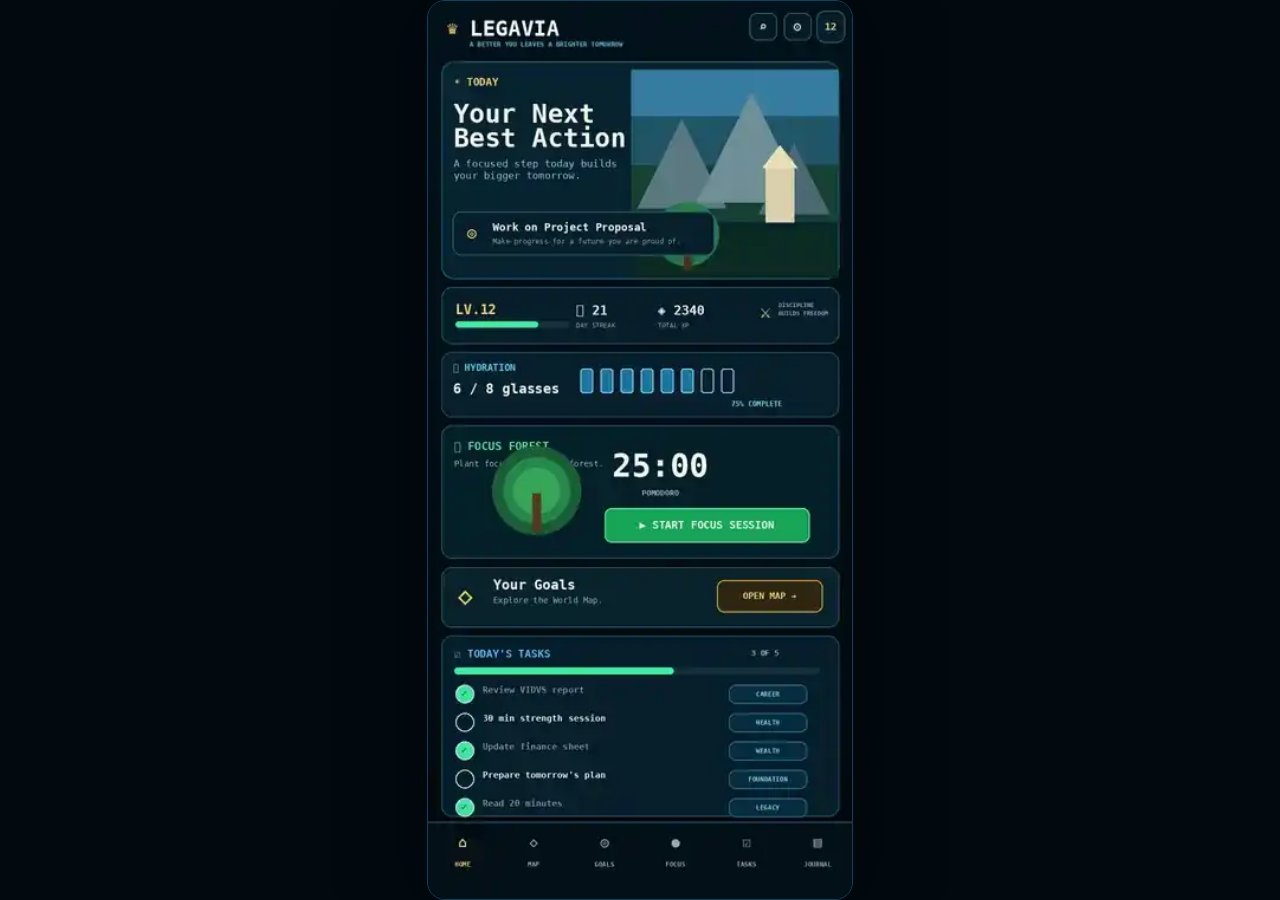
<file: index.html>
<!doctype html>
<html lang="en">
<head>
  <meta charset="utf-8" />
  <meta name="viewport" content="width=device-width, initial-scale=1, viewport-fit=cover" />
  <meta name="theme-color" content="#020a10" />
  <title>LEGAVIA — Home</title>
  <link rel="preload" as="image" href="./assets/screens/home.webp?v=20261005.2" />
  <link rel="stylesheet" href="./image-ui.css" />
</head>
<body>
  <main class="screen-shell" aria-label="LEGAVIA Home">
    <img class="screen-img" src="./assets/screens/home.webp?v=20261005.2" alt="LEGAVIA fantasy productivity dashboard" />

    <button class="hit home-search" type="button" data-search><span class="hit-label">Search</span></button>
    <button class="hit home-settings" type="button" data-settings><span class="hit-label">Settings</span></button>
    <button class="hit home-profile" type="button" data-profile><span class="hit-label">Profile</span></button>
    <button class="hit home-next" type="button" data-next><span class="hit-label">Open next best action</span></button>
    <button class="hit home-hydration" type="button" data-water><span class="hit-label">Log one glass of water</span></button>
    <a class="hit home-focus" href="./focus"><span class="hit-label">Open Focus Forest</span></a>
    <a class="hit home-focus-start" href="./focus"><span class="hit-label">Start focus session</span></a>
    <a class="hit home-map-open" href="./goals-map"><span class="hit-label">Open World Map</span></a>
    <button class="hit home-task-add" type="button" data-add-task><span class="hit-label">Register new task</span></button>

    <button class="hit home-task-1" type="button" data-task-row="0"><span class="hit-label">Toggle task one</span></button>
    <button class="hit home-task-2" type="button" data-task-row="1"><span class="hit-label">Toggle task two</span></button>
    <button class="hit home-task-3" type="button" data-task-row="2"><span class="hit-label">Toggle task three</span></button>
    <button class="hit home-task-4" type="button" data-task-row="3"><span class="hit-label">Toggle task four</span></button>
    <button class="hit home-task-5" type="button" data-task-row="4"><span class="hit-label">Toggle task five</span></button>

    <a class="hit nav-home" href="./"><span class="hit-label">Home</span></a>
    <a class="hit nav-map" href="./goals-map"><span class="hit-label">World Map</span></a>
    <a class="hit nav-goals" href="./island?phase=career"><span class="hit-label">Goals</span></a>
    <a class="hit nav-focus" href="./focus"><span class="hit-label">Focus</span></a>
    <button class="hit nav-tasks" type="button" data-add-task><span class="hit-label">Tasks</span></button>
    <button class="hit nav-journal" type="button" data-journal><span class="hit-label">Journal</span></button>

    <dialog class="ui-sheet" id="taskDialog" aria-labelledby="taskDialogTitle">
      <div class="sheet-head">
        <div><p>REGISTER QUEST</p><h2 id="taskDialogTitle">New Task</h2></div>
        <form method="dialog"><button class="sheet-close" value="close" aria-label="Close">×</button></form>
      </div>
      <div class="sheet-body">
        <form class="sheet-form" id="taskForm">
          <label>Task title<input id="taskTitle" required maxlength="90" placeholder="What moves the quest forward?" /></label>
          <label>Island<select id="taskPhase"></select></label>
          <label>Goal horizon<select id="taskHorizon"><option value="short">Short-term</option><option value="mid">Mid-term</option><option value="long">Long-term</option></select></label>
          <label>Goal<select id="taskGoal"></select></label>
          <label>Estimated focus<select id="taskFocus"><option value="25">25 min</option><option value="50">50 min</option><option value="90">90 min</option></select></label>
          <button class="sheet-cta" type="submit">＋ Register New Task</button>
        </form>
      </div>
    </dialog>

    <dialog class="ui-sheet" id="genericDialog" aria-labelledby="genericTitle">
      <div class="sheet-head">
        <div><p>LEGAVIA</p><h2 id="genericTitle">Details</h2></div>
        <form method="dialog"><button class="sheet-close" value="close" aria-label="Close">×</button></form>
      </div>
      <div class="sheet-body" data-generic-body></div>
    </dialog>
  </main>
  <div class="toast" data-toast hidden></div>
  <script src="./geek-state.js"></script>
  <script src="./image-home.js"></script>
</body>
</html>
</file>
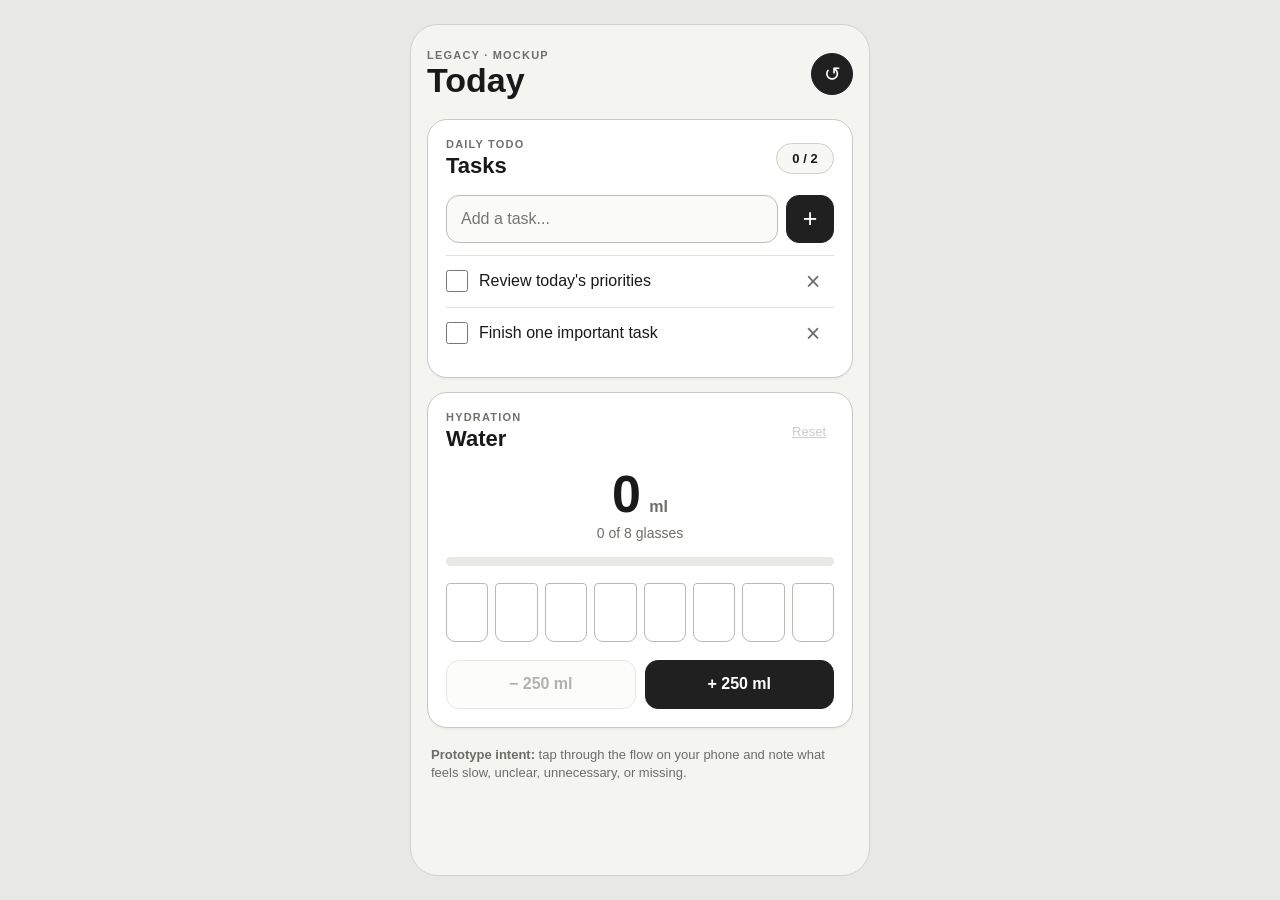
<file: archive/today-v0.1/index.html>
<!doctype html>
<html lang="en">
<head>
  <meta charset="utf-8" />
  <meta name="viewport" content="width=device-width, initial-scale=1, viewport-fit=cover" />
  <meta name="theme-color" content="#f4f4f1" />
  <title>LEGACY Mockup — Today</title>
  <link rel="stylesheet" href="styles.css" />
</head>
<body>
  <main class="app-shell">
    <header class="topbar">
      <div>
        <p class="eyebrow">LEGACY · MOCKUP</p>
        <h1>Today</h1>
      </div>
      <button id="resetAllButton" class="icon-button" type="button" aria-label="Reset mockup data" title="Reset mockup data">↺</button>
    </header>

    <section class="card" aria-labelledby="todo-title">
      <div class="section-heading">
        <div>
          <p class="eyebrow">DAILY TODO</p>
          <h2 id="todo-title">Tasks</h2>
        </div>
        <span id="taskSummary" class="pill">0 / 0</span>
      </div>

      <form id="todoForm" class="todo-form">
        <input
          id="todoInput"
          name="todo"
          type="text"
          inputmode="text"
          autocomplete="off"
          maxlength="80"
          placeholder="Add a task..."
          aria-label="New task"
          required
        />
        <button class="primary-button" type="submit" aria-label="Add task">+</button>
      </form>

      <ul id="todoList" class="todo-list" aria-live="polite"></ul>
      <p id="todoEmpty" class="empty-state">No tasks yet. Add the first thing you want to get done.</p>
    </section>

    <section class="card water-card" aria-labelledby="water-title">
      <div class="section-heading">
        <div>
          <p class="eyebrow">HYDRATION</p>
          <h2 id="water-title">Water</h2>
        </div>
        <button id="waterResetButton" class="text-button" type="button">Reset</button>
      </div>

      <div class="water-progress" aria-label="Water progress">
        <div class="water-value">
          <strong id="waterAmount">0</strong>
          <span>ml</span>
        </div>
        <p><span id="waterGlasses">0</span> of <span id="waterGoalGlasses">8</span> glasses</p>
        <div class="progress-track" aria-hidden="true">
          <div id="progressFill" class="progress-fill"></div>
        </div>
      </div>

      <div id="glassGrid" class="glass-grid" aria-label="Daily glasses"></div>

      <div class="water-actions">
        <button id="removeWaterButton" class="secondary-button" type="button">− 250 ml</button>
        <button id="addWaterButton" class="primary-action" type="button">+ 250 ml</button>
      </div>
    </section>

    <section class="feedback-note">
      <p><strong>Prototype intent:</strong> tap through the flow on your phone and note what feels slow, unclear, unnecessary, or missing.</p>
    </section>
  </main>

  <template id="todoItemTemplate">
    <li class="todo-item">
      <label class="todo-main">
        <input class="todo-checkbox" type="checkbox" />
        <span class="todo-label"></span>
      </label>
      <button class="delete-button" type="button" aria-label="Delete task">×</button>
    </li>
  </template>

  <script src="app.js"></script>
</body>
</html>
</file>
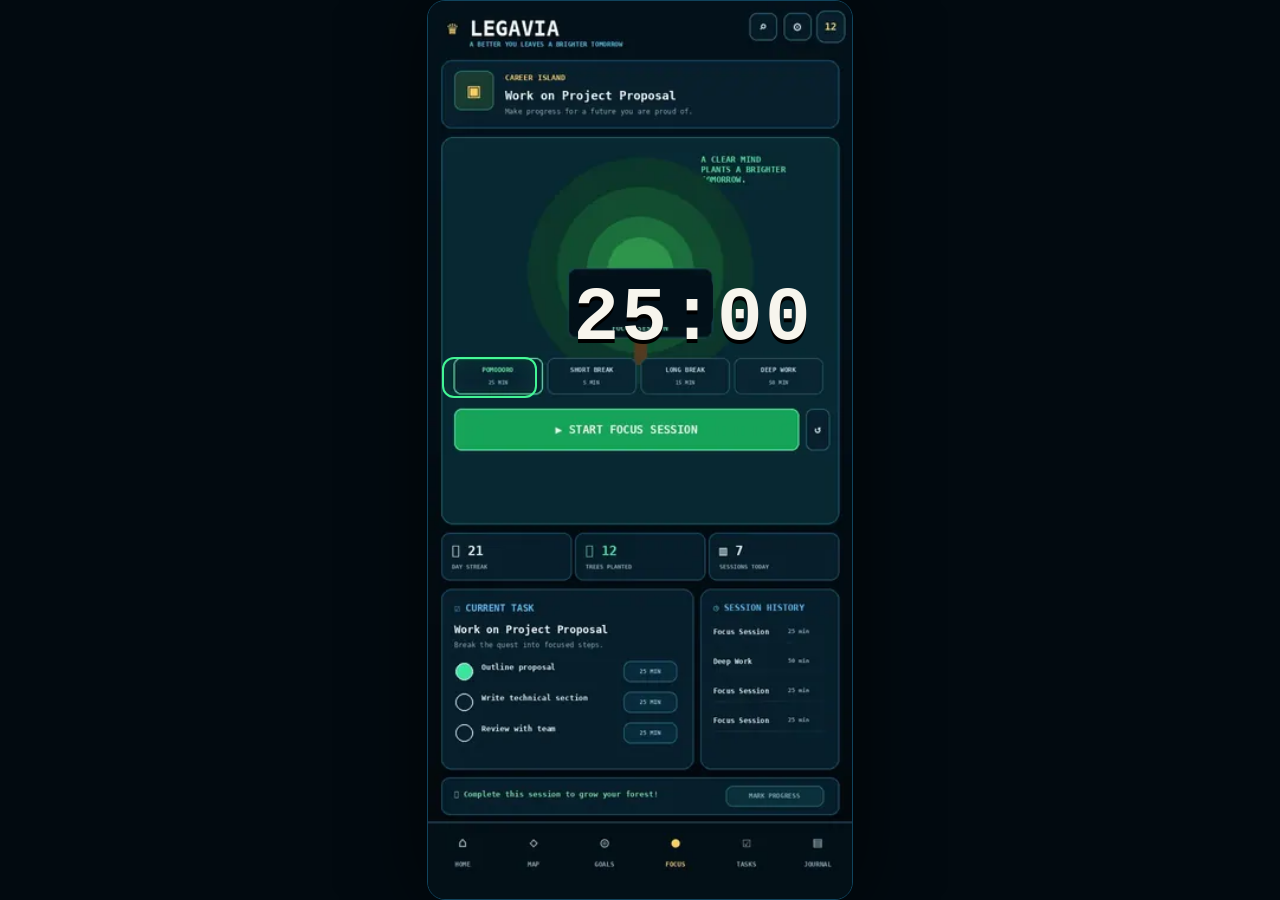
<file: focus.html>
<!doctype html>
<html lang="en">
<head>
  <meta charset="utf-8" />
  <meta name="viewport" content="width=device-width, initial-scale=1, viewport-fit=cover" />
  <meta name="theme-color" content="#020a10" />
  <title>LEGAVIA — Focus Forest</title>
  <link rel="preload" as="image" href="./assets/screens/focus.webp?v=20261005.2" />
  <link rel="stylesheet" href="./image-ui.css" />
</head>
<body>
  <main class="screen-shell" aria-label="LEGAVIA Focus Forest">
    <img class="screen-img" src="./assets/screens/focus.webp?v=20261005.2" alt="LEGAVIA Focus Forest with Pomodoro timer, glowing tree, session stats and current task" />

    <button class="hit focus-search" type="button" data-search><span class="hit-label">Search</span></button>
    <button class="hit focus-settings" type="button" data-settings><span class="hit-label">Focus settings</span></button>
    <button class="hit focus-profile" type="button" data-profile><span class="hit-label">Explorer profile</span></button>

    <div class="focus-timer-overlay" data-timer aria-live="polite">25:00</div>

    <button class="hit focus-mode-pomodoro focus-mode-selected" type="button" data-mode="pomodoro" data-minutes="25"><span class="hit-label">Pomodoro 25 minutes</span></button>
    <button class="hit focus-mode-short" type="button" data-mode="short" data-minutes="5"><span class="hit-label">Short Break 5 minutes</span></button>
    <button class="hit focus-mode-long" type="button" data-mode="long" data-minutes="15"><span class="hit-label">Long Break 15 minutes</span></button>
    <button class="hit focus-mode-custom" type="button" data-mode="custom" data-minutes="50"><span class="hit-label">Deep Work 50 minutes</span></button>
    <button class="hit focus-start" type="button" data-start><span class="hit-label">Start or pause focus session</span></button>
    <button class="hit focus-reset" type="button" data-reset><span class="hit-label">Reset timer</span></button>

    <button class="hit focus-current-task" type="button" data-current-task><span class="hit-label">Open current task and choose task</span></button>
    <button class="hit focus-history" type="button" data-history><span class="hit-label">Open session history</span></button>
    <button class="hit focus-mark" type="button" data-mark><span class="hit-label">Mark current task progress after a completed focus session</span></button>

    <a class="hit focus-nav-home" href="./"><span class="hit-label">Home</span></a>
    <a class="hit focus-nav-map" href="./goals-map"><span class="hit-label">World Map</span></a>
    <a class="hit focus-nav-goals" href="./island?phase=career"><span class="hit-label">Goals</span></a>
    <a class="hit focus-nav-focus" href="./focus"><span class="hit-label">Focus</span></a>
    <button class="hit focus-nav-tasks" type="button" data-current-task><span class="hit-label">Tasks</span></button>
    <button class="hit focus-nav-journal" type="button" data-journal><span class="hit-label">Journal</span></button>

    <dialog class="ui-sheet" id="genericDialog" aria-labelledby="genericTitle">
      <div class="sheet-head">
        <div><p>FOCUS FOREST</p><h2 id="genericTitle">Details</h2></div>
        <form method="dialog"><button class="sheet-close" value="close" aria-label="Close">×</button></form>
      </div>
      <div class="sheet-body" data-generic-body></div>
    </dialog>
  </main>

  <div class="toast" data-toast hidden></div>
  <script src="./geek-state.js"></script>
  <script src="./image-focus.js"></script>
</body>
</html>
</file>
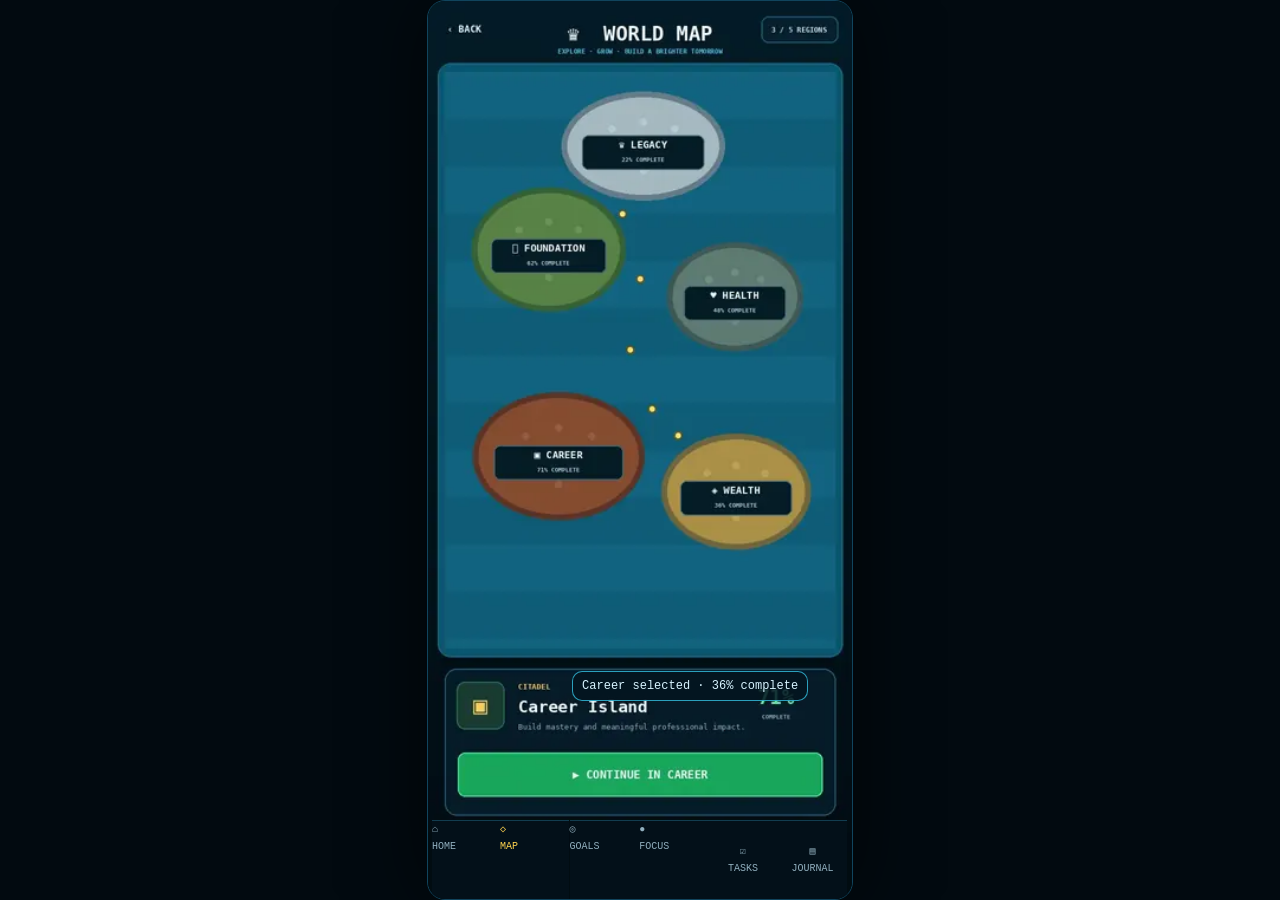
<file: goals-map.html>
<!doctype html>
<html lang="en">
<head>
  <meta charset="utf-8" />
  <meta name="viewport" content="width=device-width, initial-scale=1, viewport-fit=cover" />
  <meta name="theme-color" content="#020a10" />
  <title>LEGAVIA — World Map</title>
  <link rel="preload" as="image" href="./assets/screens/world-map.webp?v=20261005.2" />
  <link rel="stylesheet" href="./image-ui.css" />
</head>
<body>
  <main class="screen-shell map-shell" aria-label="LEGAVIA World Map">
    <img class="screen-img map-base" src="./assets/screens/world-map.webp?v=20261005.2" alt="LEGAVIA fantasy world map" />

    <a class="hit map-back" href="./"><span class="hit-label">Back to Home</span></a>

    <div class="map-crop" data-map-crop aria-label="Interactive world map">
      <div class="map-transform" data-map-transform>
        <button class="map-hit map-foundation" type="button" data-phase="foundation" aria-label="Foundation Island"></button>
        <button class="map-hit map-health" type="button" data-phase="health" aria-label="Health Island"></button>
        <button class="map-hit map-career" type="button" data-phase="career" aria-label="Career Island"></button>
        <button class="map-hit map-wealth" type="button" data-phase="wealth" aria-label="Wealth Island"></button>
        <button class="map-hit map-legacy" type="button" data-phase="legacy" aria-label="Legacy Island"></button>
      </div>
    </div>

    <button class="hit map-reset-view" type="button" data-reset-map><span class="hit-label">Reset map view</span></button>
    <button class="hit map-continue" type="button" data-continue><span class="hit-label">Continue in selected island</span></button>

    <a class="hit map-home-nav" href="./"><span class="hit-label">Home</span></a>
    <a class="hit map-map-nav" href="./goals-map"><span class="hit-label">World Map</span></a>
    <a class="hit map-goals-nav" href="./island?phase=career"><span class="hit-label">Goals</span></a>
    <a class="hit map-focus-nav" href="./focus"><span class="hit-label">Focus</span></a>
    <button class="hit map-tasks-nav" type="button" data-tasks><span class="hit-label">Tasks</span></button>
    <button class="hit map-journal-nav" type="button" data-journal><span class="hit-label">Journal</span></button>

    <div class="hotspot-feedback" data-map-feedback style="left:34%;bottom:22%">Foundation selected</div>

    <dialog class="ui-sheet" id="genericDialog" aria-labelledby="genericTitle">
      <div class="sheet-head"><div><p>WORLD MAP</p><h2 id="genericTitle">Island</h2></div>
        <form method="dialog"><button class="sheet-close" value="close" aria-label="Close">×</button></form></div>
      <div class="sheet-body" data-generic-body></div>
    </dialog>
  </main>
  <div class="toast" data-toast hidden></div>
  <script src="./geek-state.js"></script>
  <script src="./image-map.js"></script>
</body>
</html>
</file>
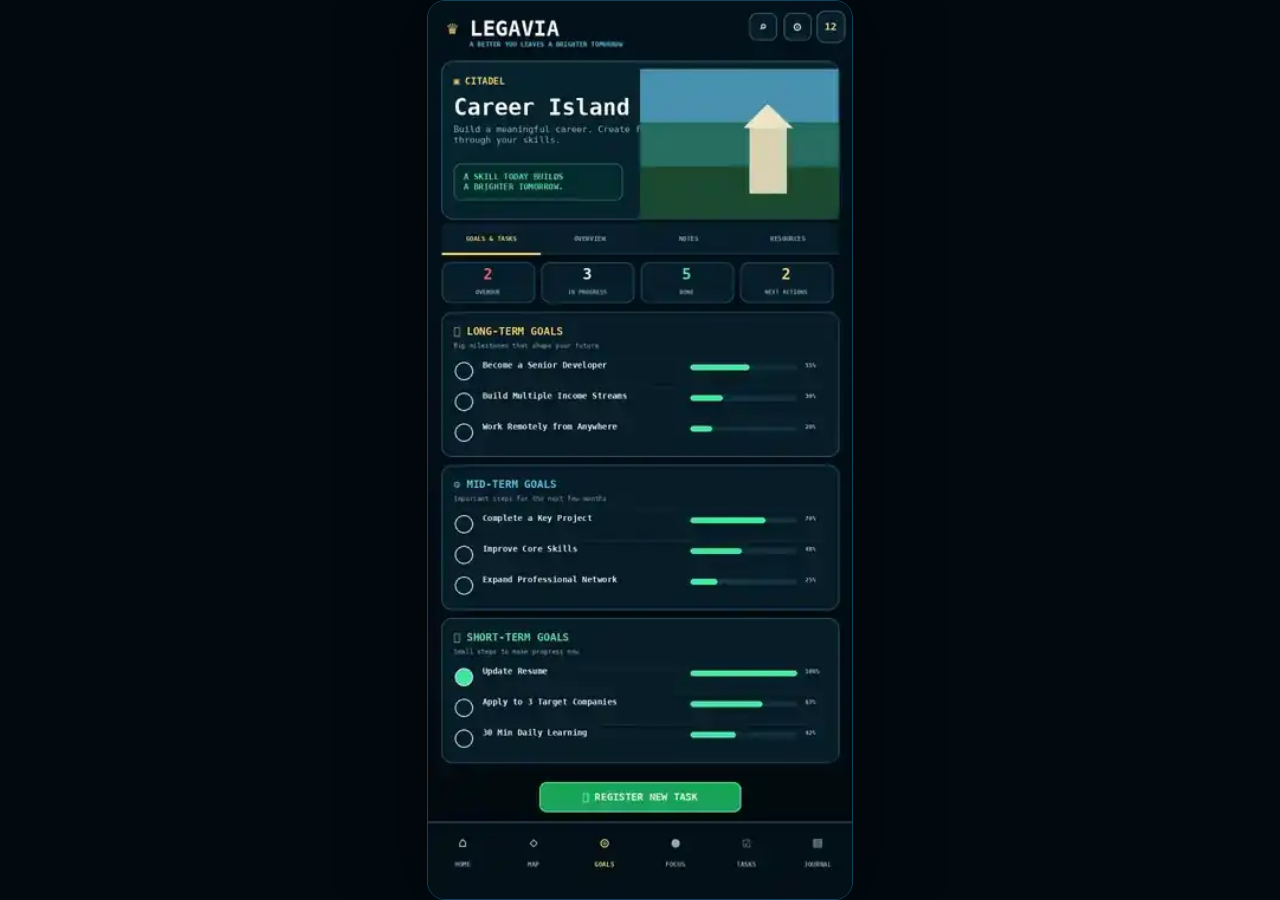
<file: island.html>
<!doctype html>
<html lang="en">
<head>
  <meta charset="utf-8" />
  <meta name="viewport" content="width=device-width, initial-scale=1, viewport-fit=cover" />
  <meta name="theme-color" content="#020a10" />
  <title>LEGAVIA — Career Island</title>
  <link rel="preload" as="image" href="./assets/screens/island-career.webp?v=20261005.2" />
  <link rel="stylesheet" href="./image-ui.css" />
</head>
<body>
  <main class="screen-shell" aria-label="LEGAVIA Career Island Goals">
    <img class="screen-img" src="./assets/screens/island-career.webp?v=20261005.2" alt="Career Island goals dashboard with long, mid and short term goals" />

    <a class="hit island-back" href="./goals-map"><span class="hit-label">Back to World Map</span></a>

    <button class="hit island-tab-goals" type="button" data-tab="goals"><span class="hit-label">Goals and Tasks</span></button>
    <button class="hit island-tab-overview" type="button" data-tab="overview"><span class="hit-label">Overview</span></button>
    <button class="hit island-tab-notes" type="button" data-tab="notes"><span class="hit-label">Notes</span></button>
    <button class="hit island-tab-resources" type="button" data-tab="resources"><span class="hit-label">Resources</span></button>

    <button class="hit island-long-1" type="button" data-goal="c-l1"><span class="hit-label">Become a Senior Developer</span></button>
    <button class="hit island-long-2" type="button" data-goal="c-l2"><span class="hit-label">Build Multiple Income Streams</span></button>
    <button class="hit island-long-3" type="button" data-goal="c-l3"><span class="hit-label">Work Remotely from Anywhere</span></button>
    <button class="hit island-mid-1" type="button" data-goal="c-m1"><span class="hit-label">Complete a Key Project</span></button>
    <button class="hit island-mid-2" type="button" data-goal="c-m2"><span class="hit-label">Improve Core Skills</span></button>
    <button class="hit island-mid-subtasks" type="button" data-focus-goal="c-m2"><span class="hit-label">Open Improve Core Skills in Focus</span></button>
    <button class="hit island-add-goal" type="button" data-add-goal="c-m2"><span class="hit-label">Add Task to Improve Core Skills</span></button>
    <button class="hit island-short-1" type="button" data-goal="c-s1"><span class="hit-label">Update Resume</span></button>
    <button class="hit island-short-2" type="button" data-goal="c-s2"><span class="hit-label">Apply to 3 Target Companies</span></button>
    <button class="hit island-short-3" type="button" data-goal="c-s3"><span class="hit-label">Dedicate 30 Min Daily to Learning</span></button>
    <button class="hit island-register" type="button" data-register><span class="hit-label">Register New Task</span></button>

    <a class="hit island-nav-home" href="./"><span class="hit-label">Home</span></a>
    <a class="hit island-nav-map" href="./goals-map"><span class="hit-label">World Map</span></a>
    <a class="hit island-nav-goals" href="./island?phase=career"><span class="hit-label">Goals</span></a>
    <a class="hit island-nav-focus" href="./focus"><span class="hit-label">Focus</span></a>
    <button class="hit island-nav-tasks" type="button" data-register><span class="hit-label">Tasks</span></button>
    <button class="hit island-nav-journal" type="button" data-tab="notes"><span class="hit-label">Journal</span></button>

    <dialog class="ui-sheet" id="taskDialog" aria-labelledby="taskTitleHeading">
      <div class="sheet-head"><div><p>CAREER ISLAND</p><h2 id="taskTitleHeading">Add Task to Goal</h2></div>
        <form method="dialog"><button class="sheet-close" value="close" aria-label="Close">×</button></form></div>
      <div class="sheet-body">
        <form class="sheet-form" id="taskForm">
          <label>Task title<input id="taskTitle" required maxlength="90" placeholder="Next actionable step" /></label>
          <label>Goal horizon<select id="taskHorizon"><option value="long">Long-term</option><option value="mid">Mid-term</option><option value="short">Short-term</option></select></label>
          <label>Goal<select id="taskGoal"></select></label>
          <label>Estimated focus<select id="taskFocus"><option value="25">25 min</option><option value="50">50 min</option><option value="90">90 min</option></select></label>
          <button class="sheet-cta" type="submit">＋ Add Task to This Goal</button>
        </form>
      </div>
    </dialog>

    <dialog class="ui-sheet" id="genericDialog" aria-labelledby="genericTitle">
      <div class="sheet-head"><div><p>CAREER ISLAND</p><h2 id="genericTitle">Details</h2></div>
        <form method="dialog"><button class="sheet-close" value="close" aria-label="Close">×</button></form></div>
      <div class="sheet-body" data-generic-body></div>
    </dialog>
  </main>
  <div class="toast" data-toast hidden></div>
  <script src="./geek-state.js"></script>
  <script src="./image-island.js"></script>
</body>
</html>
</file>
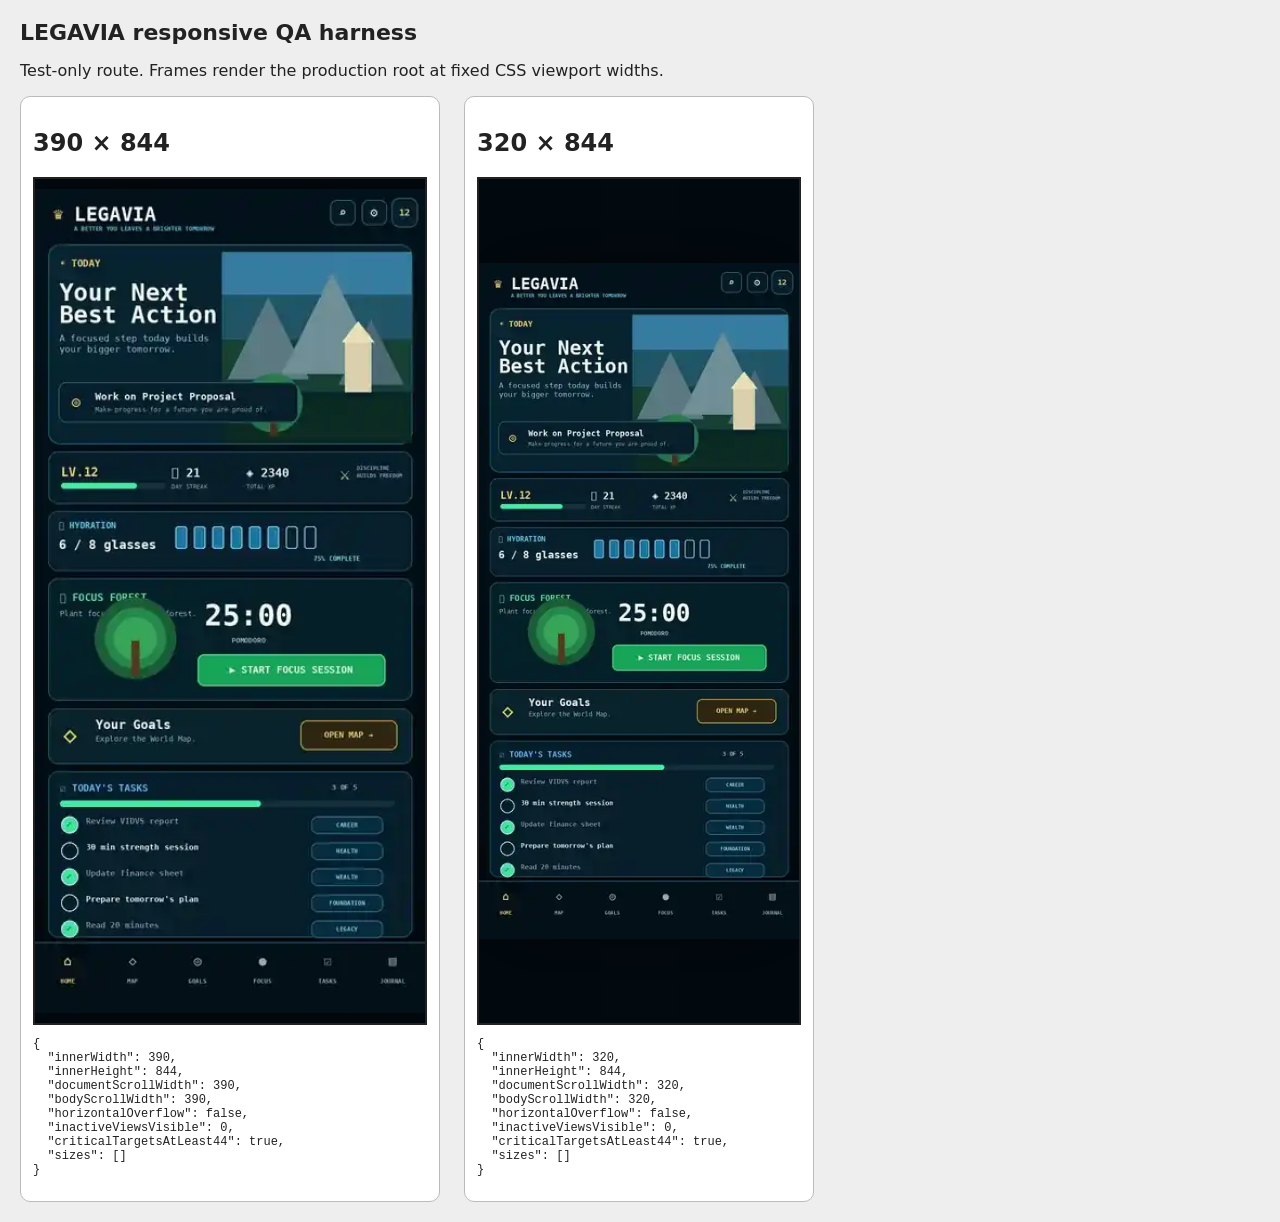
<file: qa-responsive.html>
<!doctype html>
<html lang="en">
<head>
<meta charset="utf-8">
<meta name="viewport" content="width=device-width, initial-scale=1">
<title>LEGAVIA Responsive QA Harness</title>
<style>
body{font-family:system-ui,sans-serif;margin:20px;background:#eee;color:#222}
h1{font-size:22px}.grid{display:flex;gap:24px;align-items:flex-start;flex-wrap:wrap}
.case{background:#fff;padding:12px;border:1px solid #bbb;border-radius:10px}
iframe{display:block;border:2px solid #222;background:#fff}
pre{max-width:390px;white-space:pre-wrap;font-size:12px}
</style>
</head>
<body>
<h1>LEGAVIA responsive QA harness</h1>
<p>Test-only route. Frames render the production root at fixed CSS viewport widths.</p>
<div class="grid">
  <section class="case"><h2>390 × 844</h2><iframe id="frame390" src="./index.html?qa=390" width="390" height="844"></iframe><pre id="result390">Loading…</pre></section>
  <section class="case"><h2>320 × 844</h2><iframe id="frame320" src="./index.html?qa=320" width="320" height="844"></iframe><pre id="result320">Loading…</pre></section>
</div>
<script>
function inspect(frame,result){
  const win=frame.contentWindow,doc=frame.contentDocument;
  const critical=[...doc.querySelectorAll("#searchButton,#quickAddButton,.tab,.check-button")].filter(el=>el.offsetParent!==null);
  const sizes=critical.map(el=>{const r=el.getBoundingClientRect();return {id:el.id||el.textContent.trim(),w:Math.round(r.width),h:Math.round(r.height)}});
  const payload={
    innerWidth:win.innerWidth,
    innerHeight:win.innerHeight,
    documentScrollWidth:doc.documentElement.scrollWidth,
    bodyScrollWidth:doc.body.scrollWidth,
    horizontalOverflow:doc.documentElement.scrollWidth>win.innerWidth||doc.body.scrollWidth>win.innerWidth,
    inactiveViewsVisible:[...doc.querySelectorAll(".view:not(.active)")].filter(v=>getComputedStyle(v).display!=="none").length,
    criticalTargetsAtLeast44:sizes.every(s=>s.w>=44&&s.h>=44),
    sizes
  };
  result.textContent=JSON.stringify(payload,null,2);
  result.dataset.ready="true";
  result.dataset.pass=String(!payload.horizontalOverflow&&payload.inactiveViewsVisible===0&&payload.criticalTargetsAtLeast44);
}
document.querySelectorAll("iframe").forEach(frame=>frame.addEventListener("load",()=>setTimeout(()=>inspect(frame,document.querySelector(frame.id==="frame390"?"#result390":"#result320")),250)));
</script>
</body>
</html>
</file>
<file: image-ui.css>
:root{
  color-scheme:dark;
  --ink:#06131c;
  --panel:#071c29;
  --panel2:#092838;
  --cyan:#29bde9;
  --line:#14729a;
  --gold:#ffd34f;
  --green:#32e98e;
  --muted:#9ab9cb;
  --text:#f5f7f7;
  font-family:ui-monospace,SFMono-Regular,Menlo,Consolas,"Liberation Mono",monospace;
}
*{box-sizing:border-box}
html,body{margin:0;min-height:100%;background:#020a10;color:var(--text)}
body{display:flex;justify-content:center;align-items:center;min-height:100dvh;overflow:hidden}
button,input,select,textarea{font:inherit}
button,a{-webkit-tap-highlight-color:transparent}
.screen-shell{
  position:relative;
  width:min(100vw,calc(100dvh * 720 / 1520),720px);
  aspect-ratio:720/1520;
  overflow:hidden;
  background:#02101a;
  box-shadow:0 0 80px rgba(0,0,0,.62);
}
.screen-img{position:absolute;inset:0;width:100%;height:100%;object-fit:cover;user-select:none;-webkit-user-drag:none;pointer-events:none}
.hit{position:absolute;z-index:20;border:0;background:transparent;color:transparent;cursor:pointer;border-radius:12px}
.hit:focus-visible{outline:3px solid var(--gold);outline-offset:2px;background:rgba(255,211,79,.07)}
a.hit{display:block;text-decoration:none}
.hit-label{position:absolute;width:1px;height:1px;padding:0;margin:-1px;overflow:hidden;clip:rect(0,0,0,0);white-space:nowrap;border:0}
.hotspot-feedback{position:absolute;z-index:25;border:1px solid rgba(60,220,255,.7);background:rgba(4,21,31,.84);color:#d8f4ff;border-radius:10px;padding:7px 9px;font-size:clamp(9px,1.7vw,12px);opacity:0;pointer-events:none;transition:opacity .15s}
.hotspot-feedback.show{opacity:1}

.ui-sheet{
  width:min(calc(100vw - 22px),580px);
  max-height:82dvh;
  padding:0;
  border:1px solid #16749a;
  border-radius:18px;
  background:linear-gradient(180deg,#082536,#04141f);
  color:white;
  box-shadow:0 25px 100px #000;
}
.ui-sheet::backdrop{background:rgba(0,7,12,.72);backdrop-filter:blur(6px)}
.sheet-head{display:flex;align-items:center;justify-content:space-between;padding:16px 16px 12px;border-bottom:1px solid #134a63}
.sheet-head h2{margin:0;color:#ffe28a;font-size:20px}.sheet-head p{margin:3px 0 0;color:#75d9ff;font-size:10px;letter-spacing:.12em}
.sheet-close{width:42px;height:42px;border:1px solid #265e74;border-radius:12px;background:#071a25;color:white;font-size:24px}
.sheet-body{padding:16px;overflow:auto}
.sheet-form{display:grid;gap:12px}.sheet-form label{display:grid;gap:5px;color:#9bb9c9;font-size:11px}
.sheet-form input,.sheet-form select,.sheet-form textarea{
  width:100%;min-height:46px;border:1px solid #20556d;border-radius:10px;background:#061923;color:white;padding:0 12px;outline:none
}
.sheet-form textarea{min-height:120px;padding:12px}
.sheet-form input:focus,.sheet-form select:focus,.sheet-form textarea:focus{border-color:#49d8ff;box-shadow:0 0 0 2px rgba(73,216,255,.12)}
.sheet-cta{
  min-height:50px;border:1px solid #38f0a0;border-radius:11px;
  background:linear-gradient(180deg,#38d886,#159852);color:white;font-weight:900;
  box-shadow:inset 0 0 0 1px rgba(255,255,255,.15),0 0 20px rgba(50,233,142,.15)
}
.sheet-secondary{min-height:46px;border:1px solid #245873;border-radius:11px;background:#082130;color:#b9d5e3;font-weight:700}
.toast{
  position:fixed;z-index:1000;left:50%;bottom:max(22px,env(safe-area-inset-bottom));
  translate:-50% 0;width:min(calc(100vw - 28px),520px);padding:12px 14px;
  border:1px solid #25a6c8;border-radius:12px;background:#051923;color:white;
  box-shadow:0 14px 45px #000;font-size:12px
}

/* HOME hotspots based on the approved 720×1520 production image */
.home-search{left:72.7%;top:2.6%;width:8.7%;height:4.9%}
.home-settings{left:81.2%;top:2.6%;width:7.5%;height:4.9%}
.home-profile{left:89.5%;top:1.5%;width:9.3%;height:7%}
.home-next{left:4.7%;top:23.4%;width:63.2%;height:5.1%}
.home-hydration{left:3.5%;top:36.5%;width:58.2%;height:7.4%}
.home-focus{left:3.5%;top:44.6%;width:93.7%;height:17.2%}
.home-focus-start{left:41.7%;top:56.3%;width:54%;height:3.8%}
.home-map-open{left:74.2%;top:65.7%;width:21.8%;height:3.1%}
.home-task-add{left:89%;top:69.8%;width:7%;height:3.5%}
.home-task-1{left:4.5%;top:73.2%;width:88%;height:2.9%}
.home-task-2{left:4.5%;top:76.1%;width:88%;height:2.9%}
.home-task-3{left:4.5%;top:79%;width:88%;height:2.9%}
.home-task-4{left:4.5%;top:82%;width:88%;height:2.9%}
.home-task-5{left:4.5%;top:84.9%;width:88%;height:2.9%}
.nav-home{left:1%;top:91.3%;width:16.1%;height:8%}
.nav-map{left:17%;top:91.3%;width:16.3%;height:8%}
.nav-goals{left:33.4%;top:91.3%;width:16.3%;height:8%}
.nav-focus{left:49.8%;top:91.3%;width:16.3%;height:8%}
.nav-tasks{left:66.1%;top:91.3%;width:16.3%;height:8%}
.nav-journal{left:82.4%;top:91.3%;width:16.5%;height:8%}

/* MAP: fixed shell image + independently transformable central map crop */
.map-shell{overflow:hidden;touch-action:none}
.map-base{z-index:0}
.map-crop{
  position:absolute;z-index:5;left:0;right:0;top:6.8%;height:67.8%;
  overflow:hidden;touch-action:none;cursor:grab
}
.map-crop.dragging{cursor:grabbing}
.map-transform{
  position:absolute;left:0;width:100%;height:147.5%;
  top:-10.03%;transform-origin:50% 50%;will-change:transform
}
.map-transform .screen-img{position:absolute}
.map-hit{position:absolute;z-index:15;border:0;background:transparent;border-radius:18px;cursor:pointer}
.map-hit:focus-visible{outline:4px solid #e9ff75;box-shadow:0 0 24px #dfff5a}
.map-foundation{left:8%;top:25%;width:40%;height:31%}
.map-health{left:58%;top:31%;width:34%;height:27%}
.map-career{left:4%;top:54%;width:47%;height:29%}
.map-wealth{left:54%;top:58%;width:40%;height:29%}
.map-legacy{left:31%;top:4%;width:44%;height:24%}
.map-back{left:1%;top:0;z-index:30;width:13%;height:6.8%}
.map-home-nav{left:1%;top:91.2%;width:16.2%;height:8%}
.map-map-nav{left:17%;top:91.2%;width:16.3%;height:8%}
.map-goals-nav{left:33.4%;top:91.2%;width:16.3%;height:8%}
.map-focus-nav{left:49.8%;top:91.2%;width:16.3%;height:8%}
.map-tasks-nav{left:66.1%;top:91.2%;width:16.3%;height:8%}
.map-journal-nav{left:82.4%;top:91.2%;width:16.5%;height:8%}
.map-continue{left:5.3%;top:84.3%;width:89.3%;height:4.7%;z-index:30}
.map-reset-view{left:89%;top:7.3%;width:8%;height:4.2%;z-index:30}

/* ISLAND */
.island-back{left:0;top:0;width:16%;height:5%}
.island-tab-goals{left:2%;top:19.9%;width:27%;height:4.1%}
.island-tab-overview{left:29%;top:19.9%;width:24%;height:4.1%}
.island-tab-notes{left:53%;top:19.9%;width:20%;height:4.1%}
.island-tab-resources{left:73%;top:19.9%;width:25%;height:4.1%}
.island-long-1{left:3%;top:31.1%;width:94%;height:3.9%}
.island-long-2{left:3%;top:35.1%;width:94%;height:3.9%}
.island-long-3{left:3%;top:39%;width:94%;height:3.9%}
.island-mid-1{left:3%;top:48%;width:94%;height:3.8%}
.island-mid-2{left:3%;top:51.9%;width:94%;height:4.1%}
.island-mid-subtasks{left:6%;top:55.4%;width:90%;height:12.2%}
.island-add-goal{left:5%;top:67.4%;width:90%;height:3.2%}
.island-short-1{left:3%;top:75%;width:94%;height:3.8%}
.island-short-2{left:3%;top:79%;width:94%;height:3.8%}
.island-short-3{left:3%;top:82.9%;width:94%;height:3.8%}
.island-register{left:34%;top:86.4%;width:33%;height:3.1%}
.island-nav-home{left:1%;top:92.2%;width:16.1%;height:7.2%}
.island-nav-map{left:17%;top:92.2%;width:16.3%;height:7.2%}
.island-nav-goals{left:33.4%;top:92.2%;width:16.3%;height:7.2%}
.island-nav-focus{left:49.8%;top:92.2%;width:16.3%;height:7.2%}
.island-nav-tasks{left:66.1%;top:92.2%;width:16.3%;height:7.2%}
.island-nav-journal{left:82.4%;top:92.2%;width:16.5%;height:7.2%}

/* FOCUS */
.focus-search{left:70.4%;top:2%;width:9%;height:5%}
.focus-settings{left:79%;top:2%;width:9%;height:5%}
.focus-profile{left:89%;top:1.1%;width:10%;height:7%}
.focus-timer-overlay{
  position:absolute;z-index:18;left:34.3%;top:30.6%;width:33%;height:5.7%;
  display:grid;place-items:center;background:rgba(3,17,25,.92);border-radius:10px;
  font-size:clamp(42px,10vw,76px);font-weight:900;letter-spacing:.03em;color:#f7f5ed;
  text-shadow:0 4px 0 #000
}
.focus-mode-pomodoro{left:3.3%;top:38.2%;width:22.5%;height:4.8%}
.focus-mode-short{left:26%;top:38.2%;width:23%;height:4.8%}
.focus-mode-long{left:49%;top:38.2%;width:23%;height:4.8%}
.focus-mode-custom{left:72%;top:38.2%;width:25%;height:4.8%}
.focus-start{left:3.5%;top:44%;width:83%;height:4.5%}
.focus-reset{left:87.3%;top:44%;width:9.7%;height:4.5%}
.focus-current-task{left:3%;top:59.4%;width:52.5%;height:21.2%}
.focus-history{left:56.4%;top:59.4%;width:40.6%;height:21.2%}
.focus-mark{left:61%;top:82.8%;width:34%;height:3.9%}
.focus-nav-home{left:1%;top:91.5%;width:16.1%;height:8%}
.focus-nav-map{left:17%;top:91.5%;width:16.3%;height:8%}
.focus-nav-goals{left:33.4%;top:91.5%;width:16.3%;height:8%}
.focus-nav-focus{left:49.8%;top:91.5%;width:16.3%;height:8%}
.focus-nav-tasks{left:66.1%;top:91.5%;width:16.3%;height:8%}
.focus-nav-journal{left:82.4%;top:91.5%;width:16.5%;height:8%}
.focus-mode-selected{outline:2px solid rgba(70,255,154,.95);outline-offset:-2px;box-shadow:inset 0 0 22px rgba(55,230,130,.12)}
.focus-start.running{background:rgba(40,230,140,.08)}

@media (min-width:760px){
  .screen-shell{border-radius:18px;border:1px solid #10445d}
}
@media (prefers-reduced-motion:reduce){
  *{scroll-behavior:auto!important;transition:none!important;animation:none!important}
}


/* 2026-10-05 weekly-use recovery: one raster background, deterministic hit geometry */
.map-crop{
  inset:0;height:auto;overflow:visible;touch-action:auto;cursor:default;pointer-events:none
}
.map-crop.dragging{cursor:default}
.map-transform{
  inset:0;width:100%;height:100%;top:0!important;transform:none!important;
  transform-origin:50% 50%;will-change:auto;pointer-events:none
}
.map-transform>.screen-img{display:none}
.map-hit{pointer-events:auto}
.map-legacy{left:29%;top:9.5%;width:42%;height:13%}
.map-foundation{left:9%;top:20.5%;width:40%;height:15%}
.map-health{left:57%;top:27%;width:37%;height:14%}
.map-career{left:8%;top:43%;width:45%;height:16%}
.map-wealth{left:55%;top:47%;width:41%;height:15%}
.map-reset-view{left:78.5%;top:1.2%;width:19.5%;height:5.2%}
.map-continue{left:7%;top:83.3%;width:86%;height:5.4%}
.map-home-nav,.map-map-nav,.map-goals-nav,.map-focus-nav,.map-tasks-nav,.map-journal-nav{
  top:91.2%;height:8.8%;z-index:35;border-radius:0;color:#91afbe;
  background:#031019;border-top:1px solid #123d50;display:grid;place-items:center;
  font-size:0
}
.map-home-nav::after{content:"⌂\A HOME"}
.map-map-nav::after{content:"◇\A MAP";color:var(--gold)}
.map-goals-nav::after{content:"◎\A GOALS"}
.map-focus-nav::after{content:"●\A FOCUS"}
.map-tasks-nav::after{content:"☑\A TASKS"}
.map-journal-nav::after{content:"▤\A JOURNAL"}
.map-home-nav::after,.map-map-nav::after,.map-goals-nav::after,.map-focus-nav::after,.map-tasks-nav::after,.map-journal-nav::after{
  white-space:pre;text-align:center;font-size:clamp(7px,1.5vw,10px);line-height:1.7
}

/* Re-aligned to the rebuilt Career Island background. */
.island-tab-goals{top:25.0%;height:4.0%}
.island-tab-overview{top:25.0%;height:4.0%}
.island-tab-notes{top:25.0%;height:4.0%}
.island-tab-resources{top:25.0%;height:4.0%}
.island-long-1{top:39.2%;height:4.1%}
.island-long-2{top:43.0%;height:4.1%}
.island-long-3{top:46.7%;height:4.1%}
.island-mid-1{top:56.7%;height:4.0%}
.island-mid-2{top:60.5%;height:4.0%}
.island-mid-subtasks{top:64.1%;height:3.9%}
.island-add-goal{top:64.1%;height:3.9%}
.island-short-1{top:73.6%;height:4.0%}
.island-short-2{top:77.5%;height:4.0%}
.island-short-3{top:81.3%;height:4.0%}
.island-register{left:27%;top:86.7%;width:47%;height:4.0%}
.island-nav-home,.island-nav-map,.island-nav-goals,.island-nav-focus,.island-nav-tasks,.island-nav-journal{top:91.4%;height:8.4%}

/* Re-aligned to the rebuilt Focus Forest background. */
.focus-mode-pomodoro{top:39.6%;height:4.6%}
.focus-mode-short{top:39.6%;height:4.6%}
.focus-mode-long{top:39.6%;height:4.6%}
.focus-mode-custom{top:39.6%;height:4.6%}
.focus-start{top:45.2%;height:5.2%}
.focus-reset{top:45.2%;height:5.2%}
.focus-current-task{left:3%;top:65.5%;width:59%;height:20%}
.focus-history{left:63%;top:65.5%;width:34%;height:20%}
.focus-mark{left:65%;top:86.5%;width:30%;height:3.8%}


/* Lock the root scrolling element as well as body. All MVP screens are viewport compositions. */
html{width:100%;height:100%;max-height:100dvh;overflow:hidden;overscroll-behavior:none}
body{width:100%;height:100dvh;min-height:0;max-height:100dvh;overflow:hidden;overscroll-behavior:none}
.screen-shell{flex:0 0 auto;max-height:100dvh}
</file>
<file: archive/today-v0.1/styles.css>
:root {
  font-family: Inter, ui-sans-serif, -apple-system, BlinkMacSystemFont, "Segoe UI", sans-serif;
  color: #191919;
  background: #e8e8e4;
  font-synthesis: none;
}

* {
  box-sizing: border-box;
}

body {
  margin: 0;
  min-height: 100vh;
  background: #e8e8e4;
}

button,
input {
  font: inherit;
}

button {
  -webkit-tap-highlight-color: transparent;
}

.app-shell {
  width: min(100%, 460px);
  min-height: 100vh;
  margin: 0 auto;
  padding: max(24px, env(safe-area-inset-top)) 16px max(32px, env(safe-area-inset-bottom));
  background: #f4f4f1;
}

.topbar,
.section-heading,
.water-actions,
.todo-form,
.todo-main {
  display: flex;
  align-items: center;
}

.topbar,
.section-heading {
  justify-content: space-between;
}

.topbar {
  margin-bottom: 20px;
}

h1,
h2,
p {
  margin: 0;
}

h1 {
  margin-top: 2px;
  font-size: 34px;
  line-height: 1.05;
}

h2 {
  margin-top: 3px;
  font-size: 22px;
}

.eyebrow {
  font-size: 11px;
  font-weight: 800;
  letter-spacing: 0.11em;
  color: #70706b;
}

.card {
  margin-bottom: 14px;
  padding: 18px;
  border: 1px solid #c9c9c3;
  border-radius: 20px;
  background: #ffffff;
  box-shadow: 0 2px 0 rgba(0, 0, 0, 0.03);
}

.section-heading {
  margin-bottom: 16px;
}

.pill {
  min-width: 58px;
  padding: 7px 10px;
  border: 1px solid #d0d0ca;
  border-radius: 999px;
  text-align: center;
  font-size: 13px;
  font-weight: 700;
  background: #f7f7f4;
}

.todo-form {
  gap: 8px;
  margin-bottom: 12px;
}

.todo-form input {
  width: 100%;
  min-height: 48px;
  padding: 0 14px;
  border: 1px solid #bdbdb7;
  border-radius: 13px;
  outline: none;
  background: #fafaf8;
}

.todo-form input:focus {
  border-color: #222;
  box-shadow: 0 0 0 2px rgba(0, 0, 0, 0.08);
}

.primary-button,
.icon-button {
  flex: 0 0 auto;
  border: 1px solid #202020;
  background: #202020;
  color: #fff;
}

.primary-button {
  width: 48px;
  height: 48px;
  border-radius: 13px;
  font-size: 25px;
  line-height: 1;
}

.icon-button {
  width: 42px;
  height: 42px;
  border-radius: 50%;
  font-size: 20px;
}

.todo-list {
  margin: 0;
  padding: 0;
  list-style: none;
}

.todo-item {
  display: flex;
  gap: 10px;
  align-items: center;
  min-height: 52px;
  border-top: 1px solid #e2e2dd;
}

.todo-main {
  flex: 1;
  gap: 11px;
  min-width: 0;
  cursor: pointer;
}

.todo-checkbox {
  width: 22px;
  height: 22px;
  margin: 0;
  accent-color: #222;
}

.todo-label {
  overflow-wrap: anywhere;
}

.todo-item.completed .todo-label {
  color: #85857f;
  text-decoration: line-through;
}

.delete-button,
.text-button {
  border: 0;
  background: transparent;
  color: #6f6f6a;
}

.delete-button {
  width: 42px;
  height: 42px;
  border-radius: 10px;
  font-size: 25px;
}

.delete-button:active {
  background: #efefeb;
}

.text-button {
  padding: 8px;
  font-size: 13px;
  text-decoration: underline;
}

.empty-state {
  padding: 16px 4px 2px;
  color: #7a7a74;
  font-size: 14px;
  line-height: 1.45;
}

.water-progress {
  text-align: center;
}

.water-value strong {
  font-size: 52px;
  line-height: 1;
}

.water-value span {
  margin-left: 4px;
  color: #6e6e68;
  font-weight: 700;
}

.water-progress p {
  margin-top: 5px;
  color: #6e6e68;
  font-size: 14px;
}

.progress-track {
  height: 9px;
  margin: 16px 0 17px;
  overflow: hidden;
  border-radius: 999px;
  background: #e8e8e4;
}

.progress-fill {
  width: 0;
  height: 100%;
  border-radius: inherit;
  background: #222;
  transition: width 180ms ease;
}

.glass-grid {
  display: grid;
  grid-template-columns: repeat(8, 1fr);
  gap: 7px;
  margin: 0 0 18px;
}

.glass {
  aspect-ratio: 0.72;
  border: 1px solid #b9b9b3;
  border-radius: 4px 4px 9px 9px;
  background: #fff;
}

.glass.filled {
  border-color: #222;
  background: repeating-linear-gradient(
    0deg,
    #2a2a2a,
    #2a2a2a 5px,
    #373737 5px,
    #373737 10px
  );
}

.water-actions {
  gap: 9px;
}

.secondary-button,
.primary-action {
  min-height: 49px;
  flex: 1;
  border-radius: 13px;
  font-weight: 800;
}

.secondary-button {
  border: 1px solid #bdbdb7;
  background: #f8f8f5;
  color: #242424;
}

.primary-action {
  border: 1px solid #202020;
  background: #202020;
  color: #fff;
}

.feedback-note {
  padding: 4px 4px 0;
  color: #6d6d68;
  font-size: 13px;
  line-height: 1.45;
}

button:disabled {
  opacity: 0.35;
}

@media (min-width: 600px) {
  body {
    padding: 24px 0;
  }

  .app-shell {
    min-height: calc(100vh - 48px);
    border: 1px solid #d2d2cc;
    border-radius: 28px;
  }
}
</file>
